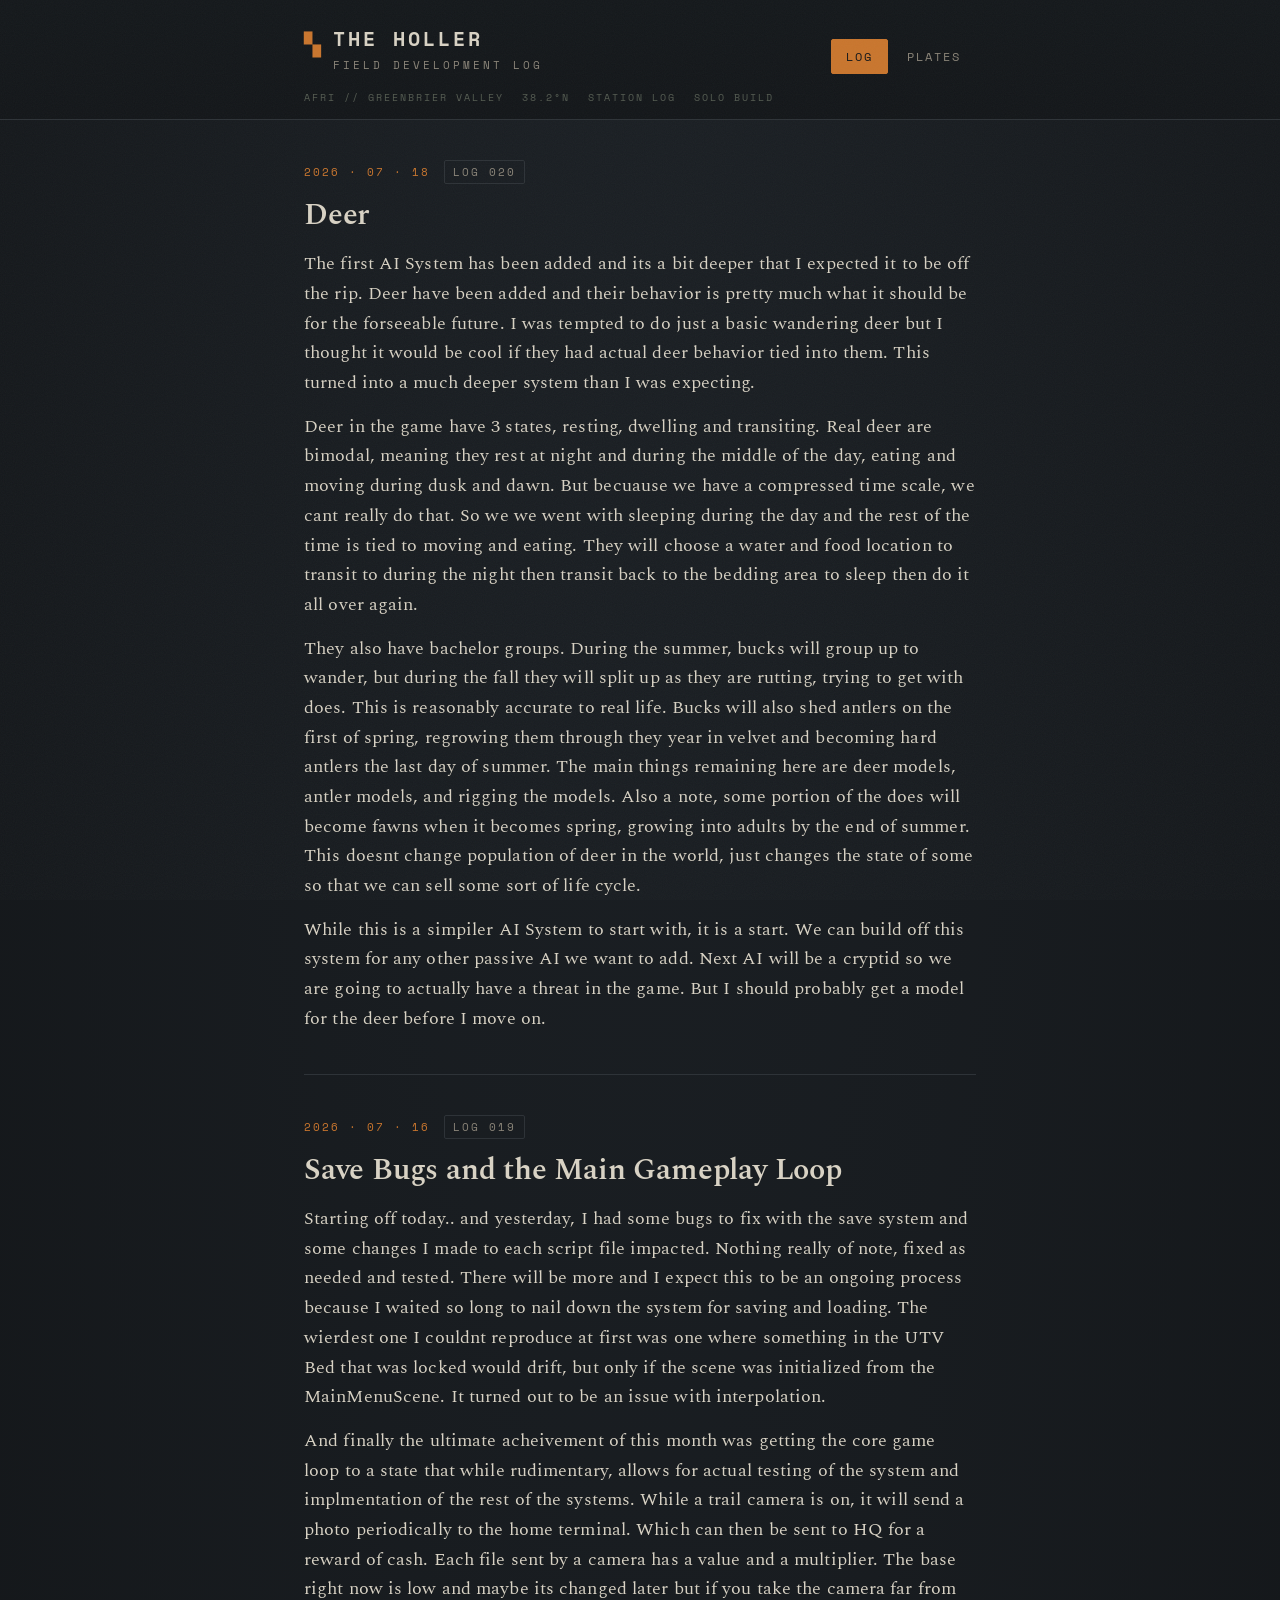
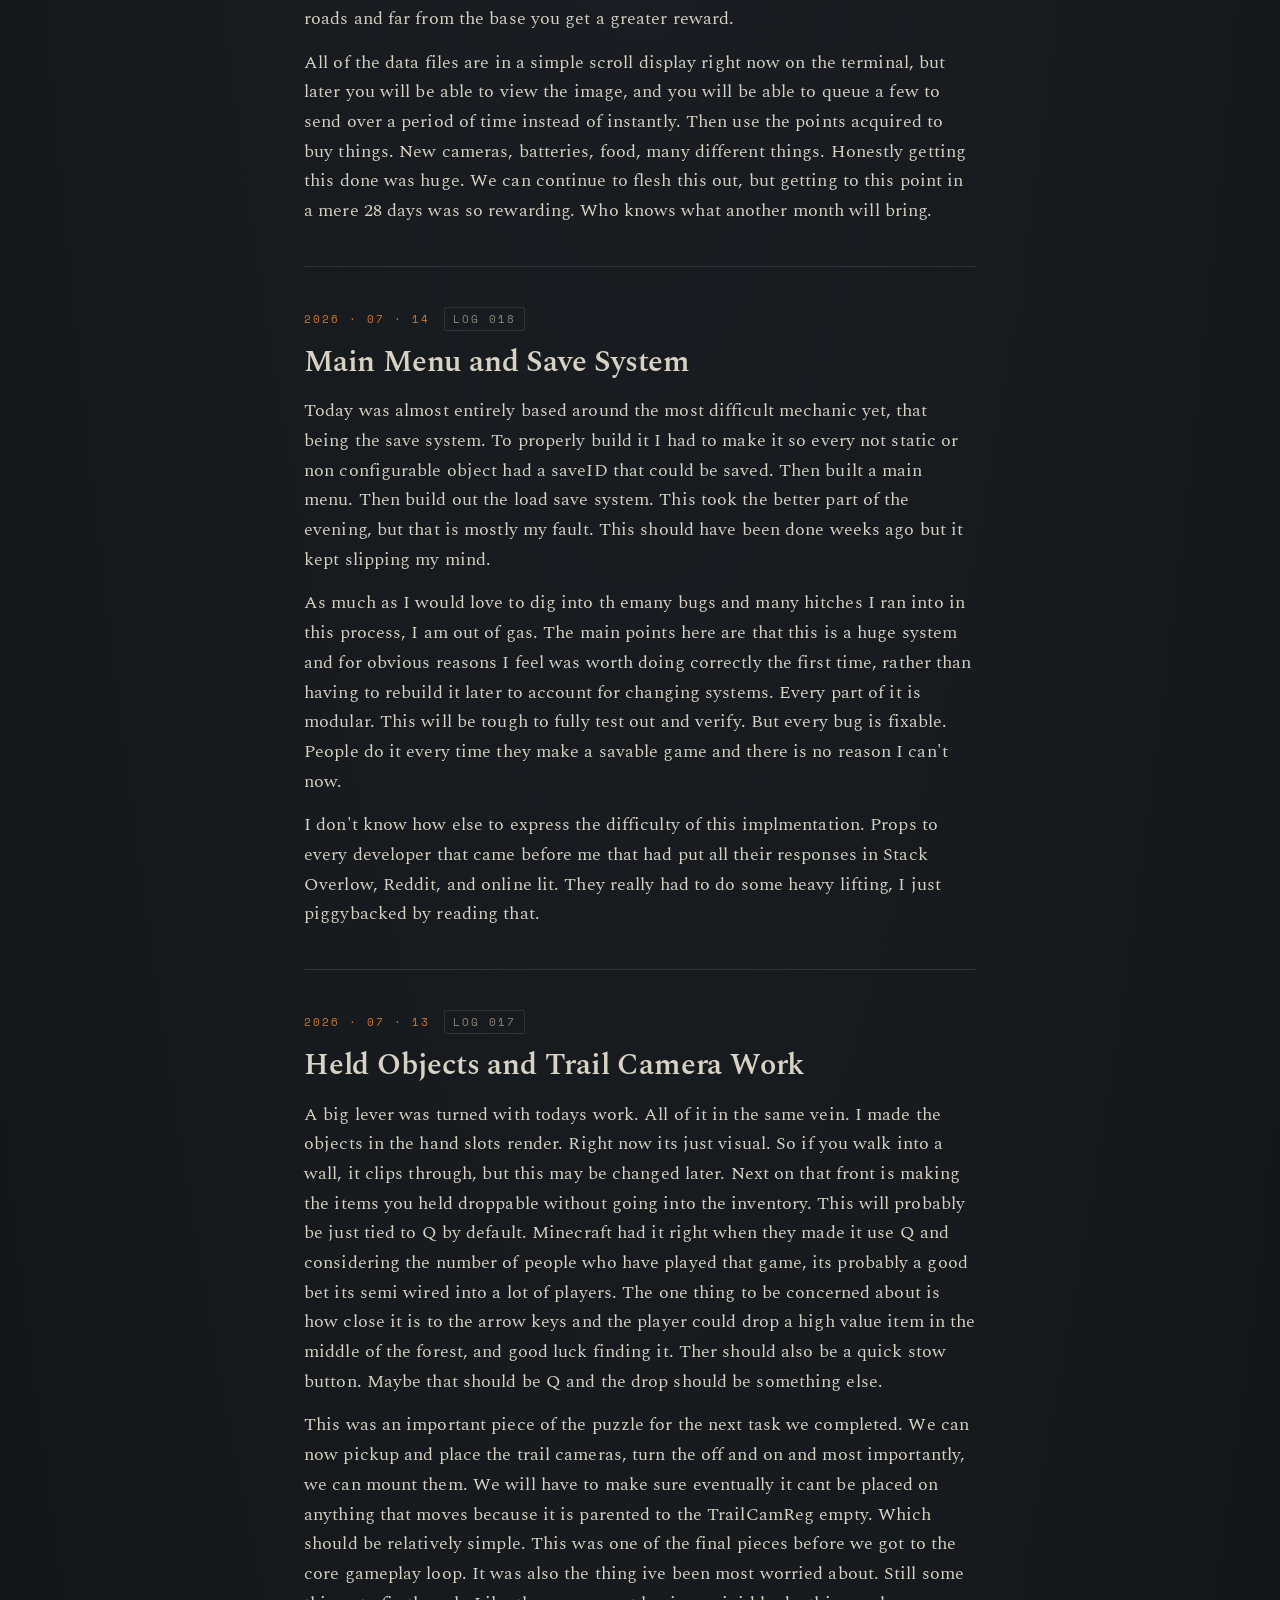
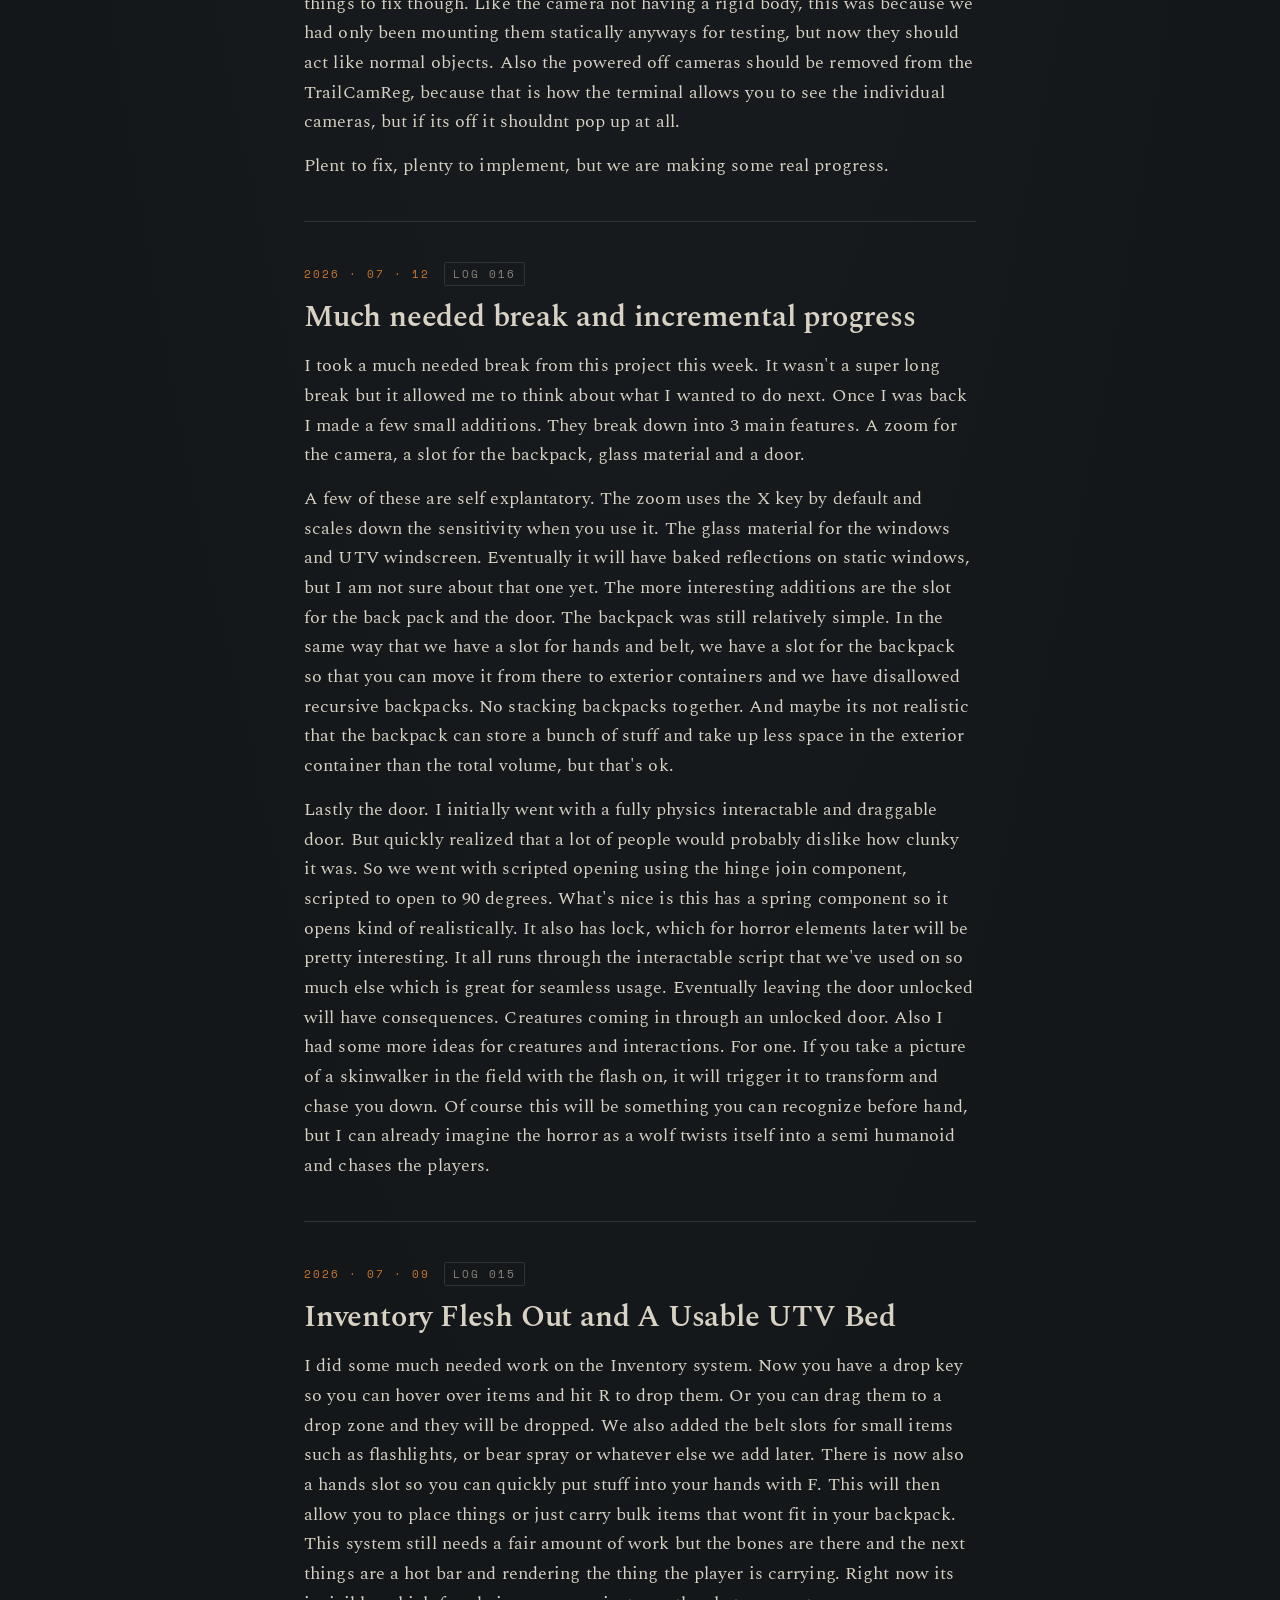
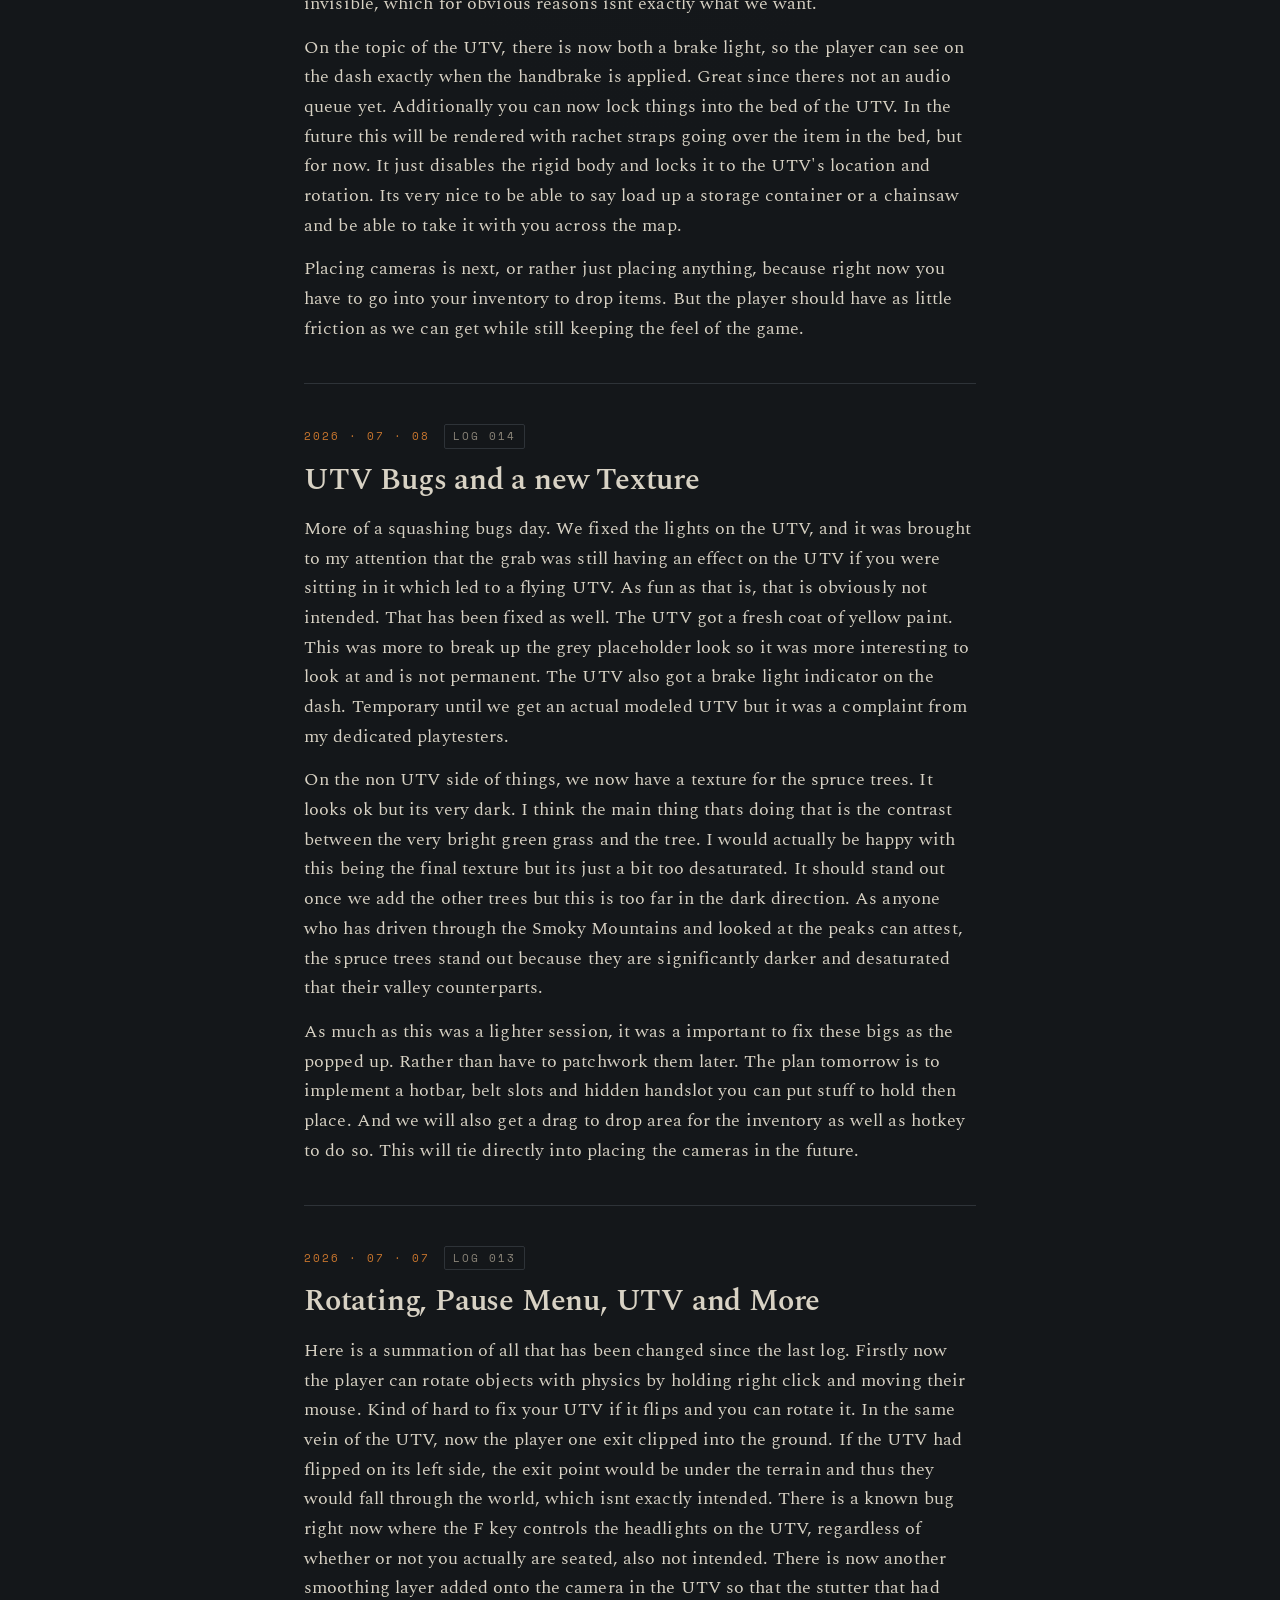
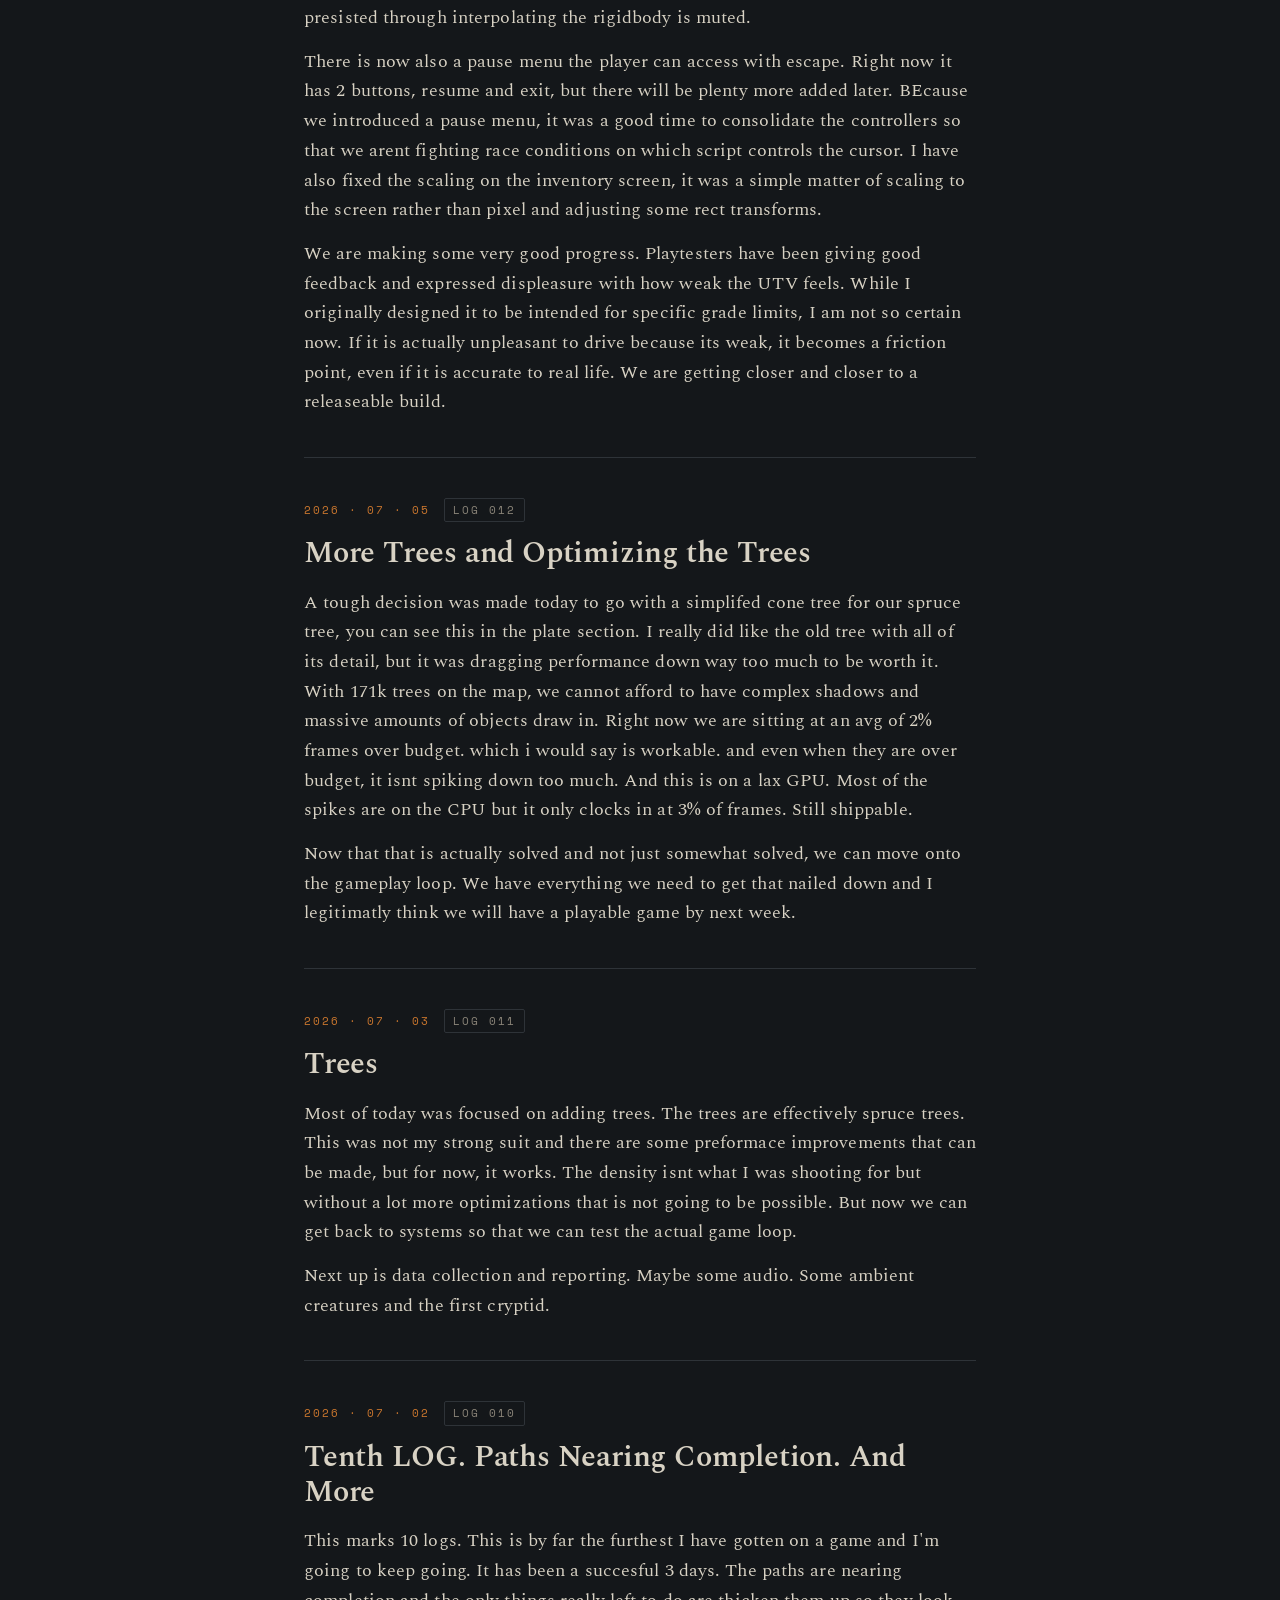
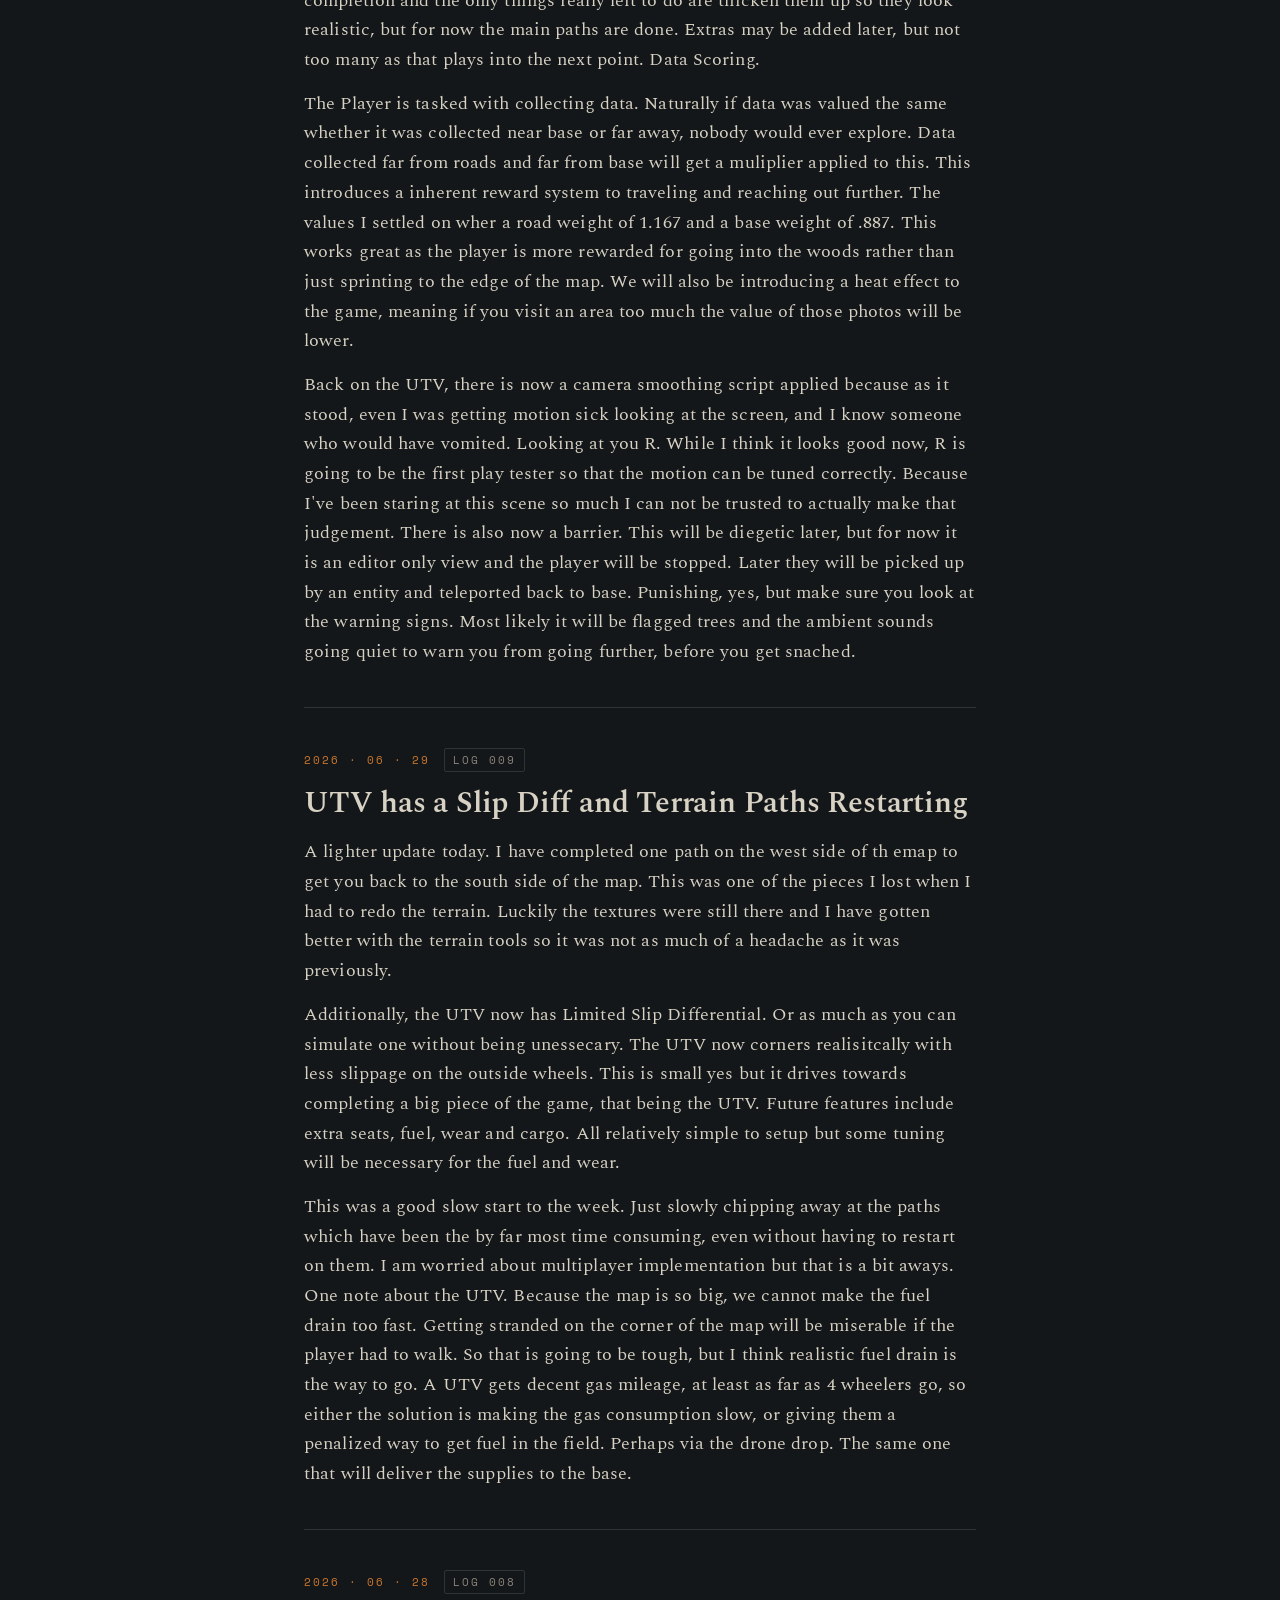
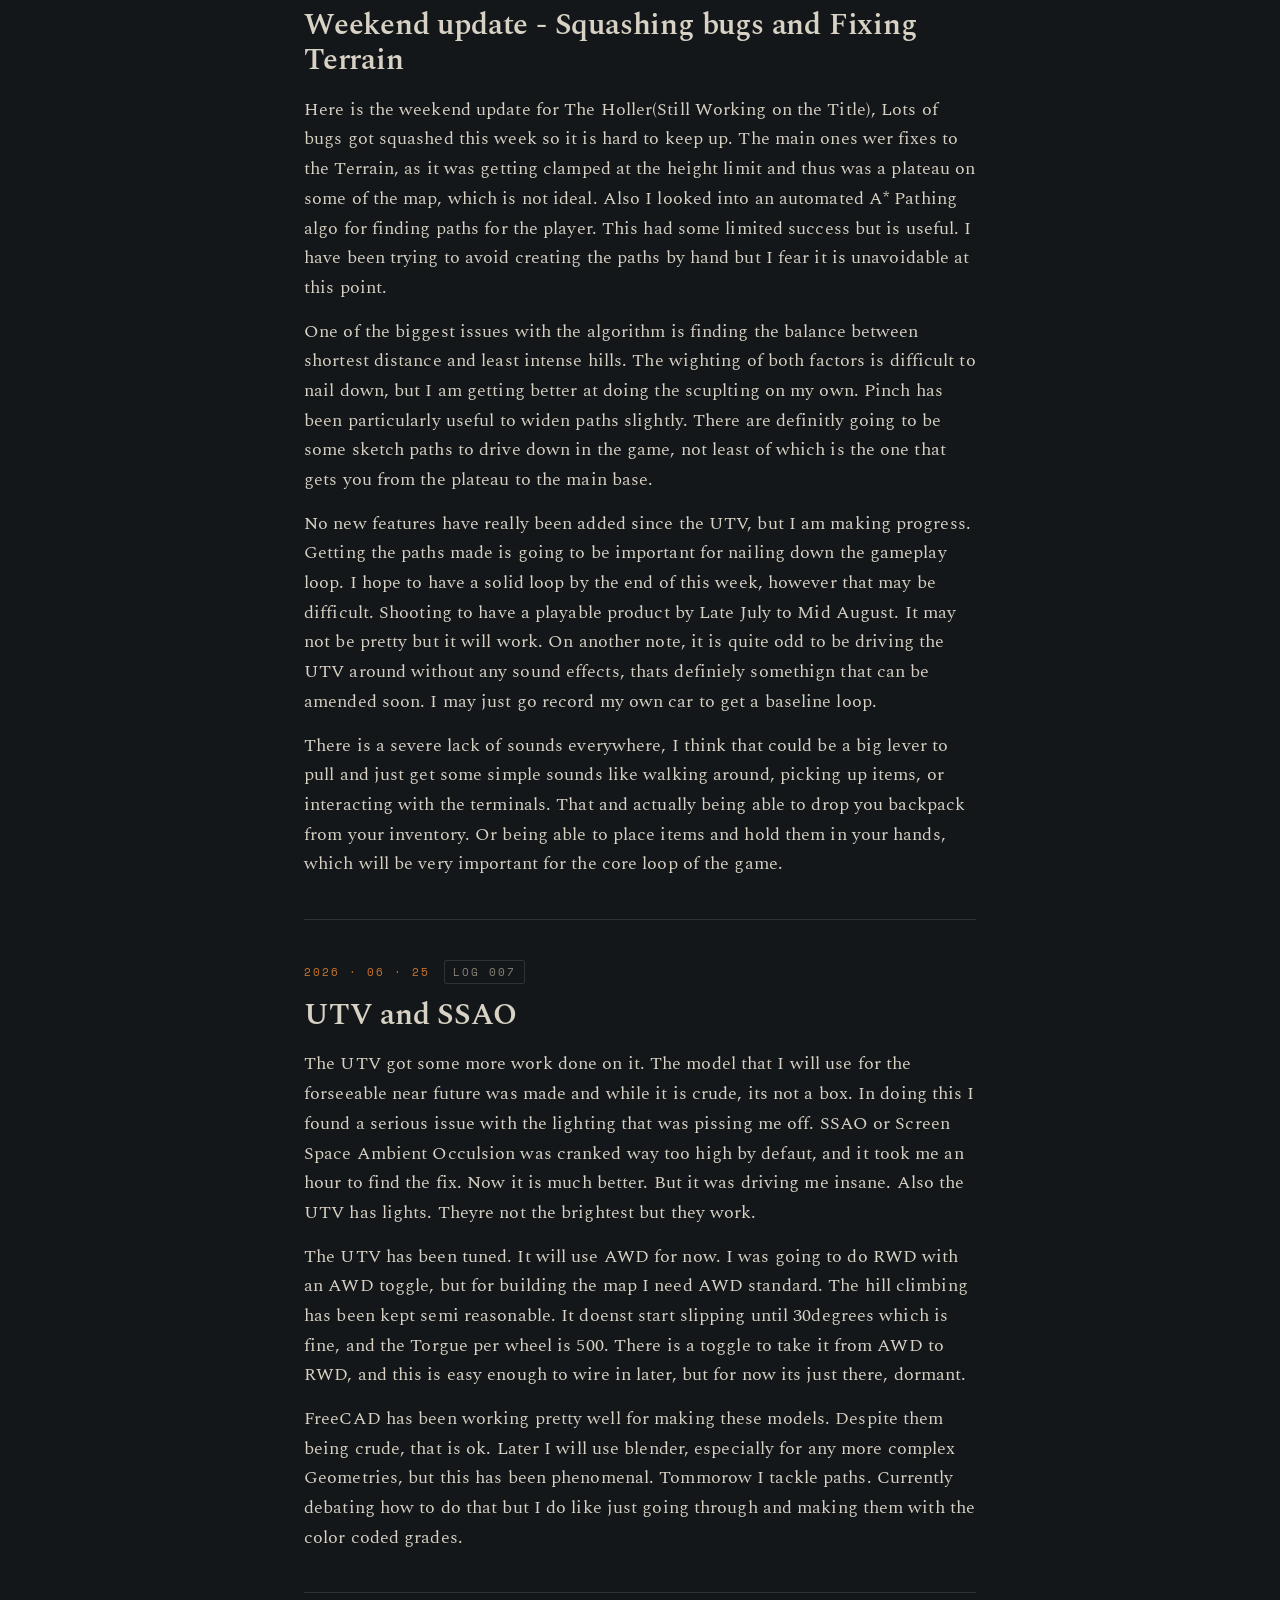
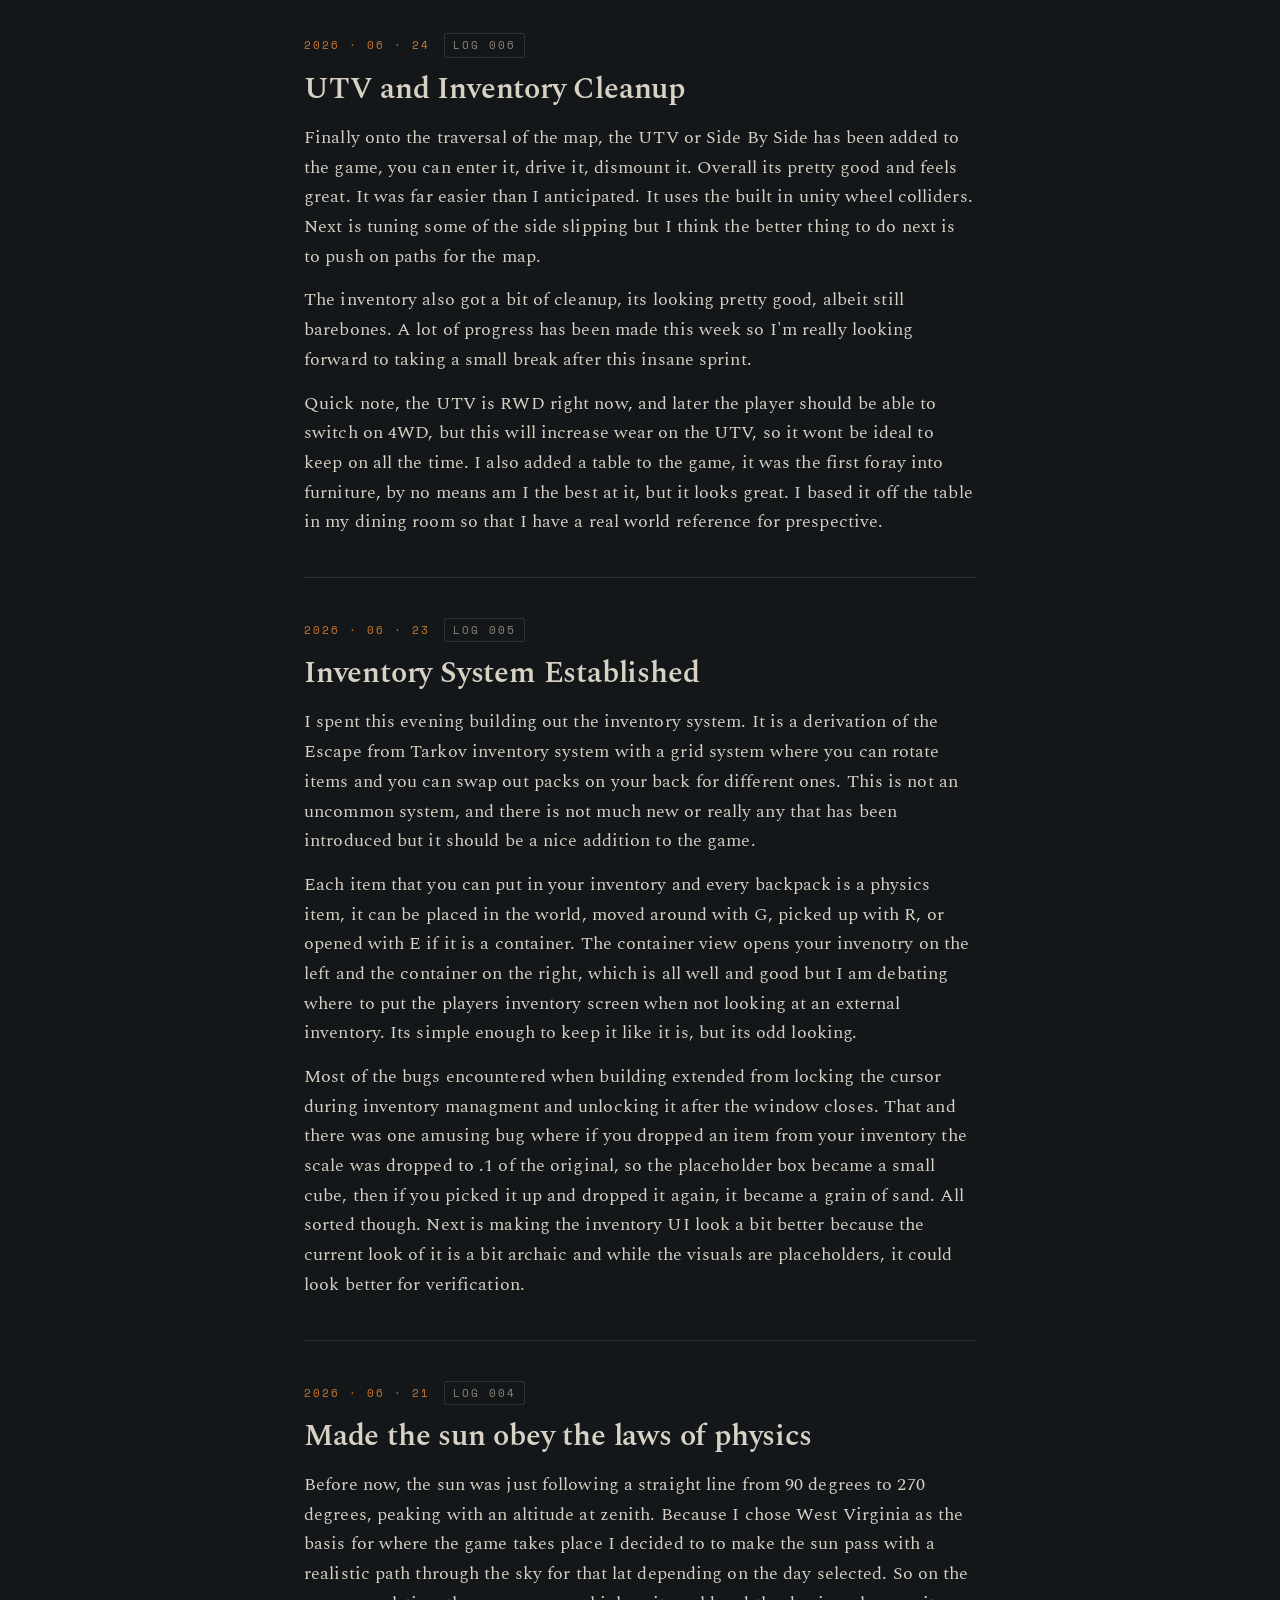
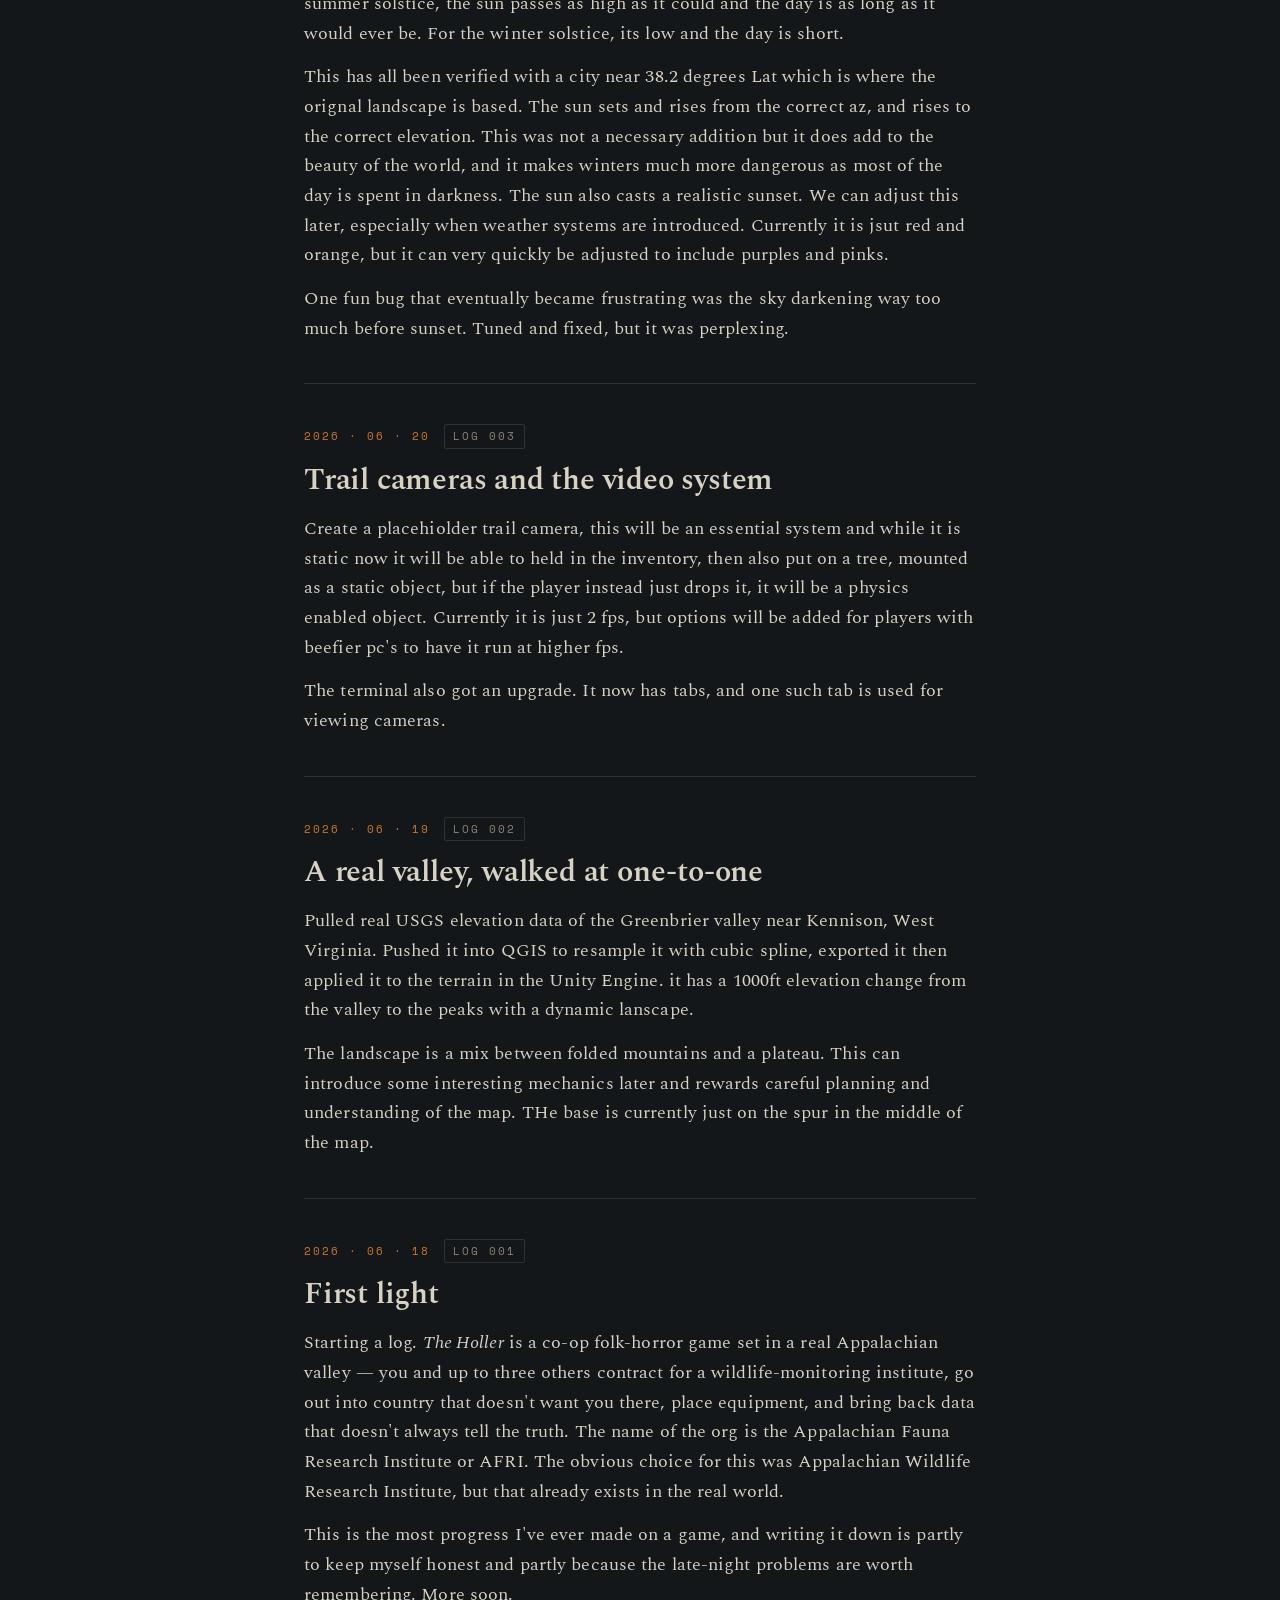
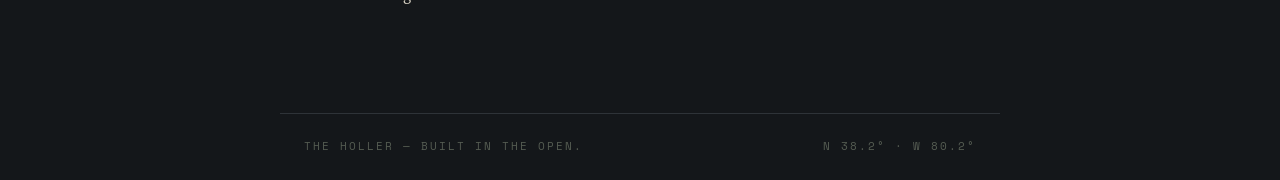
<file: index.html>
<!DOCTYPE html>
<html lang="en">
<head>
<meta charset="UTF-8" />
<meta name="viewport" content="width=device-width, initial-scale=1.0" />
<title>THE HOLLER — Field Log</title>
<meta name="description" content="Development log for The Holler, a co-op folk-horror game set in a real Appalachian valley." />
<link rel="preconnect" href="https://fonts.googleapis.com" />
<link rel="preconnect" href="https://fonts.gstatic.com" crossorigin />
<link href="https://fonts.googleapis.com/css2?family=Space+Mono:ital,wght@0,400;0,700;1,400&family=Spectral:ital,wght@0,400;0,600;1,400&display=swap" rel="stylesheet" />
<link rel="stylesheet" href="style.css" />
</head>
<body>
<div class="grain" aria-hidden="true"></div>

<header class="masthead">
  <div class="masthead-inner">
    <div class="brand">
      <span class="brand-mark">▚</span>
      <span class="brand-text">
        <span class="brand-title">THE&nbsp;HOLLER</span>
        <span class="brand-sub">field development log</span>
      </span>
    </div>
    <nav class="tabs" aria-label="Sections">
      <a href="index.html" class="tab tab--active" aria-current="page">Log</a>
      <a href="gallery.html" class="tab">Plates</a>
    </nav>
  </div>
  <div class="masthead-strip" aria-hidden="true">
    <span>AFRI&nbsp;//&nbsp;GREENBRIER&nbsp;VALLEY</span>
    <span>38.2°N</span>
    <span>STATION&nbsp;LOG</span>
    <span>SOLO&nbsp;BUILD</span>
  </div>
</header>

<main class="log" id="log">

  <!-- ============================================================= -->
  <!-- NEWEST ENTRY ON TOP. Copy a block to add a new entry.         -->
  <!-- ============================================================= -->
<article class="entry">
    <div class="entry-meta">
      <time datetime="2026-07-18">2026 · 07 · 18</time>
      <span class="entry-no">LOG 020</span>
    </div>
    <h2 class="entry-title">Deer</h2>
    <div class="entry-body">
	<p>
	The first AI System has been added and its a bit deeper that I expected it to be off the rip. Deer have been added and their behavior is pretty much what it should be for the forseeable future. I was tempted to do just a basic wandering deer but I thought it would be cool if they had actual deer behavior tied into them. This turned into a much deeper system than I was expecting.
	</p>
	<p>
	Deer in the game have 3 states, resting, dwelling and transiting. Real deer are bimodal, meaning they rest at night and during the middle of the day, eating and moving during dusk and dawn. But becuause we have a compressed time scale, we cant really do that. So we we went with sleeping during the day and the rest of the time is tied to moving and eating. They will choose a water and food location to transit to during the night then transit back to the bedding area to sleep then do it all over again. 
	</p>
	<p>
	They also have bachelor groups. During the summer, bucks will group up to wander, but during the fall they will split up as they are rutting, trying to get with does. This is reasonably accurate to real life. Bucks will also shed antlers on the first of spring, regrowing them through they year in velvet and becoming hard antlers the last day of summer. The main things remaining here are deer models, antler models, and rigging the models. Also a note, some portion of the does will become fawns when it becomes spring, growing into adults by the end of summer. This doesnt change population of deer in the world, just changes the state of some so that we can sell some sort of life cycle. 
	</p>
	<p>
	While this is a simpiler AI System to start with, it is a start. We can build off this system for any other passive AI we want to add. Next AI will be a cryptid so we are going to actually have a threat in the game. But I should probably get a model for the deer before I move on.  
	</p>
    
    </div>
  </article>

<article class="entry">
    <div class="entry-meta">
      <time datetime="2026-07-16">2026 · 07 · 16</time>
      <span class="entry-no">LOG 019</span>
    </div>
    <h2 class="entry-title">Save Bugs and the Main Gameplay Loop</h2>
    <div class="entry-body">
	<p>
	Starting off today.. and yesterday, I had some bugs to fix with the save system and some changes I made to each script file impacted. Nothing really of note, fixed as needed and tested. There will be more and I expect this to be an ongoing process because I waited so long to nail down the system for saving and loading. The wierdest one I couldnt reproduce at first was one where something in the UTV Bed that was locked would drift, but only if the scene was initialized from the MainMenuScene. It turned out to be an issue with interpolation.
	</p>
	<p>
	And finally the ultimate acheivement of this month was getting the core game loop to a state that while rudimentary, allows for actual testing of the system and implmentation of the rest of the systems. While a trail camera is on, it will send a photo periodically to the home terminal. Which can then be sent to HQ for a reward of cash. Each file sent by a camera has a value and a multiplier. The base right now is low and maybe its changed later but if you take the camera far from roads and far from the base you get a greater reward. 
	</p>
	<p>
	All of the data files are in a simple scroll display right now on the terminal, but later you will be able to view the image, and you will be able to queue a few to send over a period of time instead of instantly. Then use the points acquired to buy things. New cameras, batteries, food, many different things. Honestly getting this done was huge. We can continue to flesh this out, but getting to this point in a mere 28 days was so rewarding. Who knows what another month will bring.
	</p>
    </div>
  </article>

<article class="entry">
    <div class="entry-meta">
      <time datetime="2026-07-14">2026 · 07 · 14</time>
      <span class="entry-no">LOG 018</span>
    </div>
    <h2 class="entry-title">Main Menu and Save System</h2>
    <div class="entry-body">
	<p>
	Today was almost entirely based around the most difficult mechanic yet, that being the save system. To properly build it I had to make it so every not static or non configurable object had a saveID that could be saved. Then built a main menu. Then build out the load save system. This took the better part of the evening, but that is mostly my fault. This should have been done weeks ago but it kept slipping my mind.
	</p>
	<p>
	As much as I would love to dig into th emany bugs and many hitches I ran into in this process, I am out of gas. The main points here are that this is a huge system and for obvious reasons I feel was worth doing correctly the first time, rather than having to rebuild it later to account for changing systems. Every part of it is modular. This will be tough to fully test out and verify. But every bug is fixable. People do it every time they make a savable game and there is no reason I can't now. 
	</p>
	<p>
	I don't know how else to express the difficulty of this implmentation. Props to every developer that came before me that had put all their responses in Stack Overlow, Reddit, and online lit. They really had to do some heavy lifting, I just piggybacked by reading that.
	</p>
    </div>
  </article>


<article class="entry">
    <div class="entry-meta">
      <time datetime="2026-07-13">2026 · 07 · 13</time>
      <span class="entry-no">LOG 017</span>
    </div>
    <h2 class="entry-title">Held Objects and Trail Camera Work</h2>
    <div class="entry-body">
	<p>
A big lever was turned with todays work. All of it in the same vein. I made the objects in the hand slots render. Right now its just visual. So if you walk into a wall, it clips through, but this may be changed later. Next on that front is making the items you held droppable without going into the inventory. This will probably be just tied to Q by default. Minecraft had it right when they made it use Q and considering the number of people who have played that game, its probably a good bet its semi wired into a lot of players. The one thing to be concerned about is how close it is to the arrow keys and the player could drop a high value item in the middle of the forest, and good luck finding it. Ther should also be a quick stow button. Maybe that should be Q and the drop should be something else.
	</p>
	<p>
This was an important piece of the puzzle for the next task we completed. We can now pickup and place the trail cameras, turn the off and on and most importantly, we can mount them. We will have to make sure eventually it cant be placed on anything that moves because it is parented to the TrailCamReg empty. Which should be relatively simple. This was one of the final pieces before we got to the core gameplay loop. It was also the thing ive been most worried about. Still some things to fix though. Like the camera not having a rigid body, this was because we had only been mounting them statically anyways for testing, but now they should act like normal objects. Also the powered off cameras should be removed from the TrailCamReg, because that is how the terminal allows you to see the individual cameras, but if its off it shouldnt pop up at all. 
	</p>
	<p>
Plent to fix, plenty to implement, but we are making some real progress.
	</p>
    </div>
  </article>

<article class="entry">
    <div class="entry-meta">
      <time datetime="2026-07-12">2026 · 07 · 12</time>
      <span class="entry-no">LOG 016</span>
    </div>
    <h2 class="entry-title">Much needed break and incremental progress</h2>
    <div class="entry-body">
      <p>
	I took a much needed break from this project this week. It wasn't a super long break but it allowed me to think about what I wanted to do next. Once I was back I made a few small additions. They break down into 3 main features. A zoom for the camera, a slot for the backpack, glass material and a door. 
      </p>
      <p>
A few of these are self explantatory. The zoom uses the X key by default and scales down the sensitivity when you use it. The glass material for the windows and UTV windscreen. Eventually it will have baked reflections on static windows, but I am not sure about that one yet. The more interesting additions are the slot for the back pack and the door. The backpack was still relatively simple. In the same way that we have a slot for hands and belt, we have a slot for the backpack so that you can move it from there to exterior containers and we have disallowed recursive backpacks. No stacking backpacks together. And maybe its not realistic that the backpack can store a bunch of stuff and take up less space in the exterior container than the total volume, but that's ok.
      </p>
<p>
Lastly the door. I initially went with a fully physics interactable and draggable door. But quickly realized that a lot of people would probably dislike how clunky it was. So we went with scripted opening using the hinge join component, scripted to open to 90 degrees. What's nice is this has a spring component so it opens kind of realistically. It also has lock, which for horror elements later will be pretty interesting. It all runs through the interactable script that we've used on so much else which is great for seamless usage. Eventually leaving the door unlocked will have consequences. Creatures coming in through an unlocked door. Also I had some more ideas for creatures and interactions. For one. If you take a picture of a skinwalker in the field with the flash on, it will trigger it to transform and chase you down. Of course this will be something you can recognize before hand, but I can already imagine the horror as a wolf twists itself into a semi humanoid and chases the players. 
</p>
    </div>
  </article>

<article class="entry">
    <div class="entry-meta">
      <time datetime="2026-07-09">2026 · 07 · 09</time>
      <span class="entry-no">LOG 015</span>
    </div>
    <h2 class="entry-title">Inventory Flesh Out and A Usable UTV Bed</h2>
    <div class="entry-body">
      <p>
I did some much needed work on the Inventory system. Now you have a drop key so you can hover over items and hit R to drop them. Or you can drag them to a drop zone and they will be dropped. We also added the belt slots for small items such as flashlights, or bear spray or whatever else we add later. There is now also a hands slot so you can quickly put stuff into your hands with F. This will then allow you to place things or just carry bulk items that wont fit in your backpack. This system still needs a fair amount of work but the bones are there and the next things are a hot bar and rendering the thing the player is carrying. Right now its invisible, which for obvious reasons isnt exactly what we want.
      </p>
      <p>
On the topic of the UTV, there is now both a brake light, so the player can see on the dash exactly when the handbrake is applied. Great since theres not an audio queue yet. Additionally you can now lock things into the bed of the UTV. In the future this will be rendered with rachet straps going over the item in the bed, but for now. It just disables the rigid body and locks it to the UTV's location and rotation. Its very nice to be able to say load up a storage container or a chainsaw and be able to take it with you across the map.
      </p>
<p>
Placing cameras is next, or rather just placing anything, because right now you have to go into your inventory to drop items. But the player should have as little friction as we can get while still keeping the feel of the game. 
</p>
    </div>
  </article>


<article class="entry">
    <div class="entry-meta">
      <time datetime="2026-07-08">2026 · 07 · 08</time>
      <span class="entry-no">LOG 014</span>
    </div>
    <h2 class="entry-title">UTV Bugs and a new Texture</h2>
    <div class="entry-body">
      <p>
More of a squashing bugs day. We fixed the lights on the UTV, and it was brought to my attention that the grab was still having an effect on the UTV if you were sitting in it which led to a flying UTV. As fun as that is, that is obviously not intended. That has been fixed as well. The UTV got a fresh coat of yellow paint. This was more to break up the grey placeholder look so it was more interesting to look at and is not permanent. The UTV also got a brake light indicator on the dash. Temporary until we get an actual modeled UTV but it was a complaint from my dedicated playtesters. 
      </p>
      <p>
On the non UTV side of things, we now have a texture for the spruce trees. It looks ok but its very dark. I think the main thing thats doing that is the contrast between the very bright green grass and the tree. I would actually be happy with this being the final texture but its just a bit too desaturated. It should stand out once we add the other trees but this is too far in the dark direction. As anyone who has driven through the Smoky Mountains and looked at the peaks can attest, the spruce trees stand out because they are significantly darker and desaturated that their valley counterparts. 
      </p>
<p>
As much as this was a lighter session, it was a important to fix these bigs as the popped up. Rather than have to patchwork them later. The plan tomorrow is to implement a hotbar, belt slots and hidden handslot you can put stuff to hold then place. And we will also get a drag to drop area for the inventory as well as hotkey to do so. This will tie directly into placing the cameras in the future. 
</p>
    </div>
  </article>

<article class="entry">
    <div class="entry-meta">
      <time datetime="2026-07-07">2026 · 07 · 07</time>
      <span class="entry-no">LOG 013</span>
    </div>
    <h2 class="entry-title">Rotating, Pause Menu, UTV and More</h2>
    <div class="entry-body">
      <p>
        Here is a summation of all that has been changed since the last log. Firstly now the player can rotate objects with physics by holding right click and moving their mouse. Kind of hard to fix your UTV if it flips and you can rotate it. In the same vein of the UTV, now the player one exit clipped into the ground. If the UTV had flipped on its left side, the exit point would be under the terrain and thus they would fall through the world, which isnt exactly intended. There is a known bug right now where the F key controls the headlights on the UTV, regardless of whether or not you actually are seated, also not intended. There is now another smoothing layer added onto the camera in the UTV so that the stutter that had presisted through interpolating the rigidbody is muted. 
      </p>
      <p>
        There is now also a pause menu the player can access with escape. Right now it has 2 buttons, resume and exit, but there will be plenty more added later. BEcause we introduced a pause menu, it was a good time to consolidate the controllers so that we arent fighting race conditions on which script controls the cursor. I have also fixed the scaling on the inventory screen, it was a simple matter of scaling to the screen rather than pixel and adjusting some rect transforms.
      </p>
<p>
We are making some very good progress. Playtesters have been giving good feedback and expressed displeasure with how weak the UTV feels. While I originally designed it to be intended for specific grade limits, I am not so certain now. If it is actually unpleasant to drive because its weak, it becomes a friction point, even if it is accurate to real life. We are getting closer and closer to a releaseable build.  
</p>
    </div>
  </article>

<article class="entry">
    <div class="entry-meta">
      <time datetime="2026-07-05">2026 · 07 · 05</time>
      <span class="entry-no">LOG 012</span>
    </div>
    <h2 class="entry-title">More Trees and Optimizing the Trees</h2>
    <div class="entry-body">
      <p>
        A tough decision was made today to go with a simplifed cone tree for our spruce tree, you can see this in the plate section. I really did like the old tree with all of its detail, but it was dragging performance down way too much to be worth it. With 171k trees on the map, we cannot afford to have complex shadows and massive amounts of objects draw in. Right now we are sitting at an avg of 2% frames over budget. which i would say is workable. and even when they are over budget, it isnt spiking down too much. And this is on a lax GPU. Most of the spikes are on the CPU but it only clocks in at 3% of frames. Still shippable.
      </p>
      <p>
        Now that that is actually solved and not just somewhat solved, we can move onto the gameplay loop. We have everything we need to get that nailed down and I legitimatly think we will have a playable game by next week.  
      </p>
    </div>
  </article>
<article class="entry">
    <div class="entry-meta">
      <time datetime="2026-07-03">2026 · 07 · 03</time>
      <span class="entry-no">LOG 011</span>
    </div>
    <h2 class="entry-title">Trees</h2>
    <div class="entry-body">
      <p>
        Most of today was focused on adding trees. The trees are effectively spruce trees. This was not my strong suit and there are some preformace improvements that can be made, but for now, it works. The density isnt what I was shooting for but without a lot more optimizations that is not going to be possible. But now we can get back to systems so that we can test the actual game loop. 
      </p>
      <p>
        Next up is data collection and reporting. Maybe some audio. Some ambient creatures and the first cryptid. 
      </p>
    </div>
  </article>

<article class="entry">
    <div class="entry-meta">
      <time datetime="2026-07-02">2026 · 07 · 02</time>
      <span class="entry-no">LOG 010</span>
    </div>
    <h2 class="entry-title">Tenth LOG. Paths Nearing Completion. And More</h2>
    <div class="entry-body">
      <p>
        This marks 10 logs. This is by far the furthest I have gotten on a game and I'm going to keep going. It has been a succesful 3 days. The paths are nearing completion and the only things really left to do are thicken them up so they look realistic, but for now the main paths are done. Extras may be added later, but not too many as that plays into the next point. Data Scoring. 
      </p>
      <p>
        The Player is tasked with collecting data. Naturally if data was valued the same whether it was collected near base or far away, nobody would ever explore. Data collected far from roads and far from base will get a muliplier applied to this. This introduces a inherent reward system to traveling and reaching out further. The values I settled on wher a road weight of 1.167 and a base weight of .887. This works great as  the player is more rewarded for going into the woods rather than just sprinting to the edge of the map. We will also be introducing a heat effect to the game, meaning if you visit an area too much the value of those photos will be lower.
      </p>
      <p>
        Back on the UTV, there is now a camera smoothing script applied because as it stood, even I was getting motion sick looking at the screen, and I know someone who would have vomited. Looking at you R. While I think it looks good now, R is going to be the first play tester so that the motion can be tuned correctly. Because I've been staring at this scene so much I can not be trusted to actually make that judgement. There is also now a barrier. This will be diegetic later, but for now it is an editor only view and the player will be stopped. Later they will be picked up by an entity and teleported back to base. Punishing, yes, but make sure you look at the warning signs. Most likely it will be flagged trees and the ambient sounds going quiet to warn you from going further, before you get snached. 
      </p>
    </div>
  </article>

<article class="entry">
    <div class="entry-meta">
      <time datetime="2026-06-29">2026 · 06 · 29</time>
      <span class="entry-no">LOG 009</span>
    </div>
    <h2 class="entry-title">UTV has a Slip Diff and Terrain Paths Restarting</h2>
    <div class="entry-body">
      <p>
        A lighter update today. I have completed one path on the west side of th emap to get you back to the south side of the map. This was one of the pieces I lost when I had to redo the terrain. Luckily the textures were still there and I have gotten better with the terrain tools so it was not as much of a headache as it was previously. 
      </p>
      <p>
        Additionally, the UTV now has Limited Slip Differential. Or as much as you can simulate one without being unessecary. The UTV now corners realisitcally with less slippage on the outside wheels. This is small yes but it drives towards completing a big piece of the game, that being the UTV. Future features include extra seats, fuel, wear and cargo. All relatively simple to setup but some tuning will be necessary for the fuel and wear. 
      </p>
      <p>
        This was a good slow start to the week. Just slowly chipping away at the paths which have been the by far most time consuming, even without having to restart on them. I am worried about multiplayer implementation but that is a bit aways. One note about the UTV. Because the map is so big, we cannot make the fuel drain too fast. Getting stranded on the corner of the map will be miserable if the player had to walk. So  that is going to be tough, but I think realistic fuel drain is the way to go. A UTV gets decent gas mileage, at least as far as 4 wheelers go, so either the solution is making the gas consumption slow, or giving them a penalized way to get fuel in the field. Perhaps via the drone drop. The same one that will deliver the supplies to the base. 
      </p>
    </div>
  </article>


<article class="entry">
    <div class="entry-meta">
      <time datetime="2026-06-28">2026 · 06 · 28</time>
      <span class="entry-no">LOG 008</span>
    </div>
    <h2 class="entry-title">Weekend update - Squashing bugs and Fixing Terrain</h2>
    <div class="entry-body">
      <p>
        Here is the weekend update for The Holler(Still Working on the Title), Lots of bugs got squashed this week so it is hard to keep up. The main ones wer fixes to the Terrain, as it was getting clamped at the height limit and thus was a plateau on some of the map, which is not ideal. Also I looked into an automated A* Pathing algo for finding paths for the player. This had some limited success but is useful. I have been trying to avoid creating the paths by hand but I fear it is unavoidable at this point.
      </p>
      <p>
        One of the biggest issues with the algorithm is finding the balance between shortest distance and least intense hills. The wighting of both factors is difficult to nail down, but I am getting better at doing the scuplting on my own. Pinch has been particularly useful to widen paths slightly. There are definitly going to be some sketch paths to drive down in the game, not least of which is the one that gets you from the plateau to the main base.
      </p>
      <p>
        No new features have really been added since the UTV, but I am making progress. Getting the paths made is going to be important for nailing down the gameplay loop. I hope to have a solid loop by the end of this week, however that may be difficult. Shooting to have a playable product by Late July to Mid August. It may not be pretty but it will work. On another note, it is quite odd to be driving the UTV around without any sound effects, thats definiely somethign that can be amended soon. I may just go record my own car to get a baseline loop.
      </p>
      <p>
        There is a severe lack of sounds everywhere, I think that could be a big lever to pull and just get some simple sounds like walking around, picking up items, or interacting with the terminals. That and actually being able to drop you backpack from your inventory. Or being able to place items and hold them in your hands, which will be very important for the core loop of the game. 
      </p>
    </div>
  </article>

<article class="entry">
    <div class="entry-meta">
      <time datetime="2026-06-24">2026 · 06 · 25</time>
      <span class="entry-no">LOG 007</span>
    </div>
    <h2 class="entry-title">UTV and SSAO</h2>
    <div class="entry-body">
      <p>
        The UTV got some more work done on it. The model that I will use for the forseeable near future was made and while it is crude, its not a box. In doing this I found a serious issue with the lighting that was pissing me off. SSAO or Screen Space Ambient Occulsion was cranked way too high by defaut, and it took me an hour to find the fix. Now it is much better. But it was driving me insane. Also the UTV has lights. Theyre not the brightest but they work.
      </p>
      <p>
        The UTV has been tuned. It will use AWD for now. I was going to do RWD with an AWD toggle, but for building the map I need AWD standard. The hill climbing has been kept semi reasonable. It doenst start slipping until 30degrees which is fine, and the Torgue per wheel is 500. There is a toggle to take it from AWD to RWD, and this is easy enough to wire in later, but for now its just there, dormant. 
      </p>
      <p>
        FreeCAD has been working pretty well for making these models. Despite them being crude, that is ok. Later I will use blender, especially for any more complex Geometries, but this has been phenomenal. Tommorow I tackle paths. Currently debating how to do that but I do like just going through and making them with the color coded grades. 
      </p>
    </div>
  </article>

<article class="entry">
    <div class="entry-meta">
      <time datetime="2026-06-24">2026 · 06 · 24</time>
      <span class="entry-no">LOG 006</span>
    </div>
    <h2 class="entry-title">UTV and Inventory Cleanup</h2>
    <div class="entry-body">
      <p>
        Finally onto the traversal of the map, the UTV or Side By Side has been added to the game, you can enter it, drive it, dismount it. Overall its pretty good and feels great. It was far easier than I anticipated. It uses the built in unity wheel colliders. Next is tuning some of the side slipping but I think the better thing to do next is to push on paths for the map. 
      </p>
      <p>
        The inventory also got a bit of cleanup, its looking pretty good, albeit still barebones. A lot of progress has been made this week so I'm really looking forward to taking a small break after this insane sprint.
      </p>
      <p>
        Quick note, the UTV is RWD right now, and later the player should be able to switch on 4WD, but this will increase wear on the UTV, so it wont be ideal to keep on all the time. I also added a table to the game, it was the first foray into furniture, by no means am I the best at it, but it looks great. I based it off the table in my dining room so that I have a real world reference for prespective.
      </p>
    </div>
  </article>
  

<article class="entry">
    <div class="entry-meta">
      <time datetime="2026-06-23">2026 · 06 · 23</time>
      <span class="entry-no">LOG 005</span>
    </div>
    <h2 class="entry-title">Inventory System Established</h2>
    <div class="entry-body">
      <p>
        I spent this evening building out the inventory system. It is a derivation of the Escape from Tarkov inventory system with a grid system where you can rotate items and you can swap out packs on your back for different ones. This is not an uncommon system, and there is not much new or really any that has been introduced but it should be a nice addition to the game.
      </p>
      <p>
        Each item that you can put in your inventory and every backpack is a physics item, it can be placed in the world, moved around with G, picked up with R, or opened with E if it is a container. The container view opens your invenotry on the left and the container on the right, which is all well and good but I am debating where to put the players inventory screen when not looking at an external inventory. Its simple enough to keep it like it is, but its odd looking. 
      </p>
      <p>
        Most of the bugs encountered when building extended from locking the cursor during inventory managment and unlocking it after the window closes. That and there was one amusing bug where if you dropped an item from your inventory the scale was dropped to .1 of the original, so the placeholder box became a small cube, then if you picked it up and dropped it again, it became a grain of sand. All sorted though. Next is making the inventory UI look a bit better because the current look of it is a bit archaic and while the visuals are placeholders, it could look better for verification. 
      </p>
    </div>
  </article>

  <article class="entry">
    <div class="entry-meta">
      <time datetime="2026-06-21">2026 · 06 · 21</time>
      <span class="entry-no">LOG 004</span>
    </div>
    <h2 class="entry-title">Made the sun obey the laws of physics</h2>
    <div class="entry-body">
      <p>
        Before now, the sun was just following a straight line from 90 degrees to 270 degrees, peaking with an altitude at zenith. Because I chose West Virginia as the basis for where the game takes place I decided to to make the sun pass with a realistic path through the sky for that lat depending on the day selected. So on the summer solstice, the sun passes as high as it could and the day is as long as it would ever be. For the winter solstice, its low and the day is short. 
      </p>
      <p>
        This has all been verified with a city near 38.2 degrees Lat which is where the orignal landscape is based. The sun sets and rises from the correct az, and rises to the correct elevation. This was not a necessary addition but it does add to the beauty of the world, and it makes winters much more dangerous as most of the day is spent in darkness. The sun also casts a realistic sunset. We can adjust this later, especially when weather systems are introduced. Currently it is jsut red and orange, but it can very quickly be adjusted to include purples and pinks.
      </p>
      <p>
        One fun bug that eventually became frustrating was the sky darkening way too much before sunset. Tuned and fixed, but it was perplexing.
      </p>
    </div>
  </article>

  <article class="entry">
    <div class="entry-meta">
      <time datetime="2026-06-20">2026 · 06 · 20</time>
      <span class="entry-no">LOG 003</span>
    </div>
    <h2 class="entry-title">Trail cameras and the video system</h2>
    <div class="entry-body">
      <p>
        Create a placehiolder trail camera, this will be an essential system and while it is static now it will be able to held in the inventory, then also put on a tree, mounted as a static object, but if the player instead just drops it, it will be a physics enabled object. Currently it is just 2 fps, but options will be added for players with beefier pc's to have it run at higher fps.
      </p>
      <p>
        The terminal also got an upgrade. It now has tabs, and one such tab is used for viewing cameras.
      </p>
    </div>
  </article>

  <article class="entry">
    <div class="entry-meta">
      <time datetime="2026-06-19">2026 · 06 · 19</time>
      <span class="entry-no">LOG 002</span>
    </div>
    <h2 class="entry-title">A real valley, walked at one-to-one</h2>
    <div class="entry-body">
      <p>
        Pulled real USGS elevation data of the Greenbrier valley near Kennison,
        West Virginia. Pushed it into QGIS to resample it with cubic spline, exported it then applied it to the terrain in the Unity Engine. it has a 1000ft elevation change from the valley to the peaks with a dynamic lanscape.
      </p>
      <p>
        The landscape is a mix between folded mountains and a plateau. This can introduce some interesting mechanics later and rewards careful planning and understanding of the map. THe base is currently just on the spur in the middle of the map.
      </p>
    </div>
  </article>

  <article class="entry">
    <div class="entry-meta">
      <time datetime="2026-06-18">2026 · 06 · 18</time>
      <span class="entry-no">LOG 001</span>
    </div>
    <h2 class="entry-title">First light</h2>
    <div class="entry-body">
      <p>
        Starting a log. <em>The Holler</em> is a co-op folk-horror game set in a
        real Appalachian valley — you and up to three others contract for a
        wildlife-monitoring institute, go out into country that doesn't want you
        there, place equipment, and bring back data that doesn't always tell the
        truth. The name of the org is the Appalachian Fauna Research Institute or AFRI. The obvious choice for this was Appalachian Wildlife Research Institute, but that already exists in the real world. 
      </p>
      <p>
        This is the most progress I've ever made on a game, and writing it down
        is partly to keep myself honest and partly because the late-night problems
        are worth remembering. More soon.
      </p>
    </div>
  </article>

</main>

<footer class="foot">
  <span>The Holler — built in the open.</span>
  <span class="foot-coords">N&nbsp;38.2°&nbsp;·&nbsp;W&nbsp;80.2°</span>
</footer>

</body>
</html>
</file>
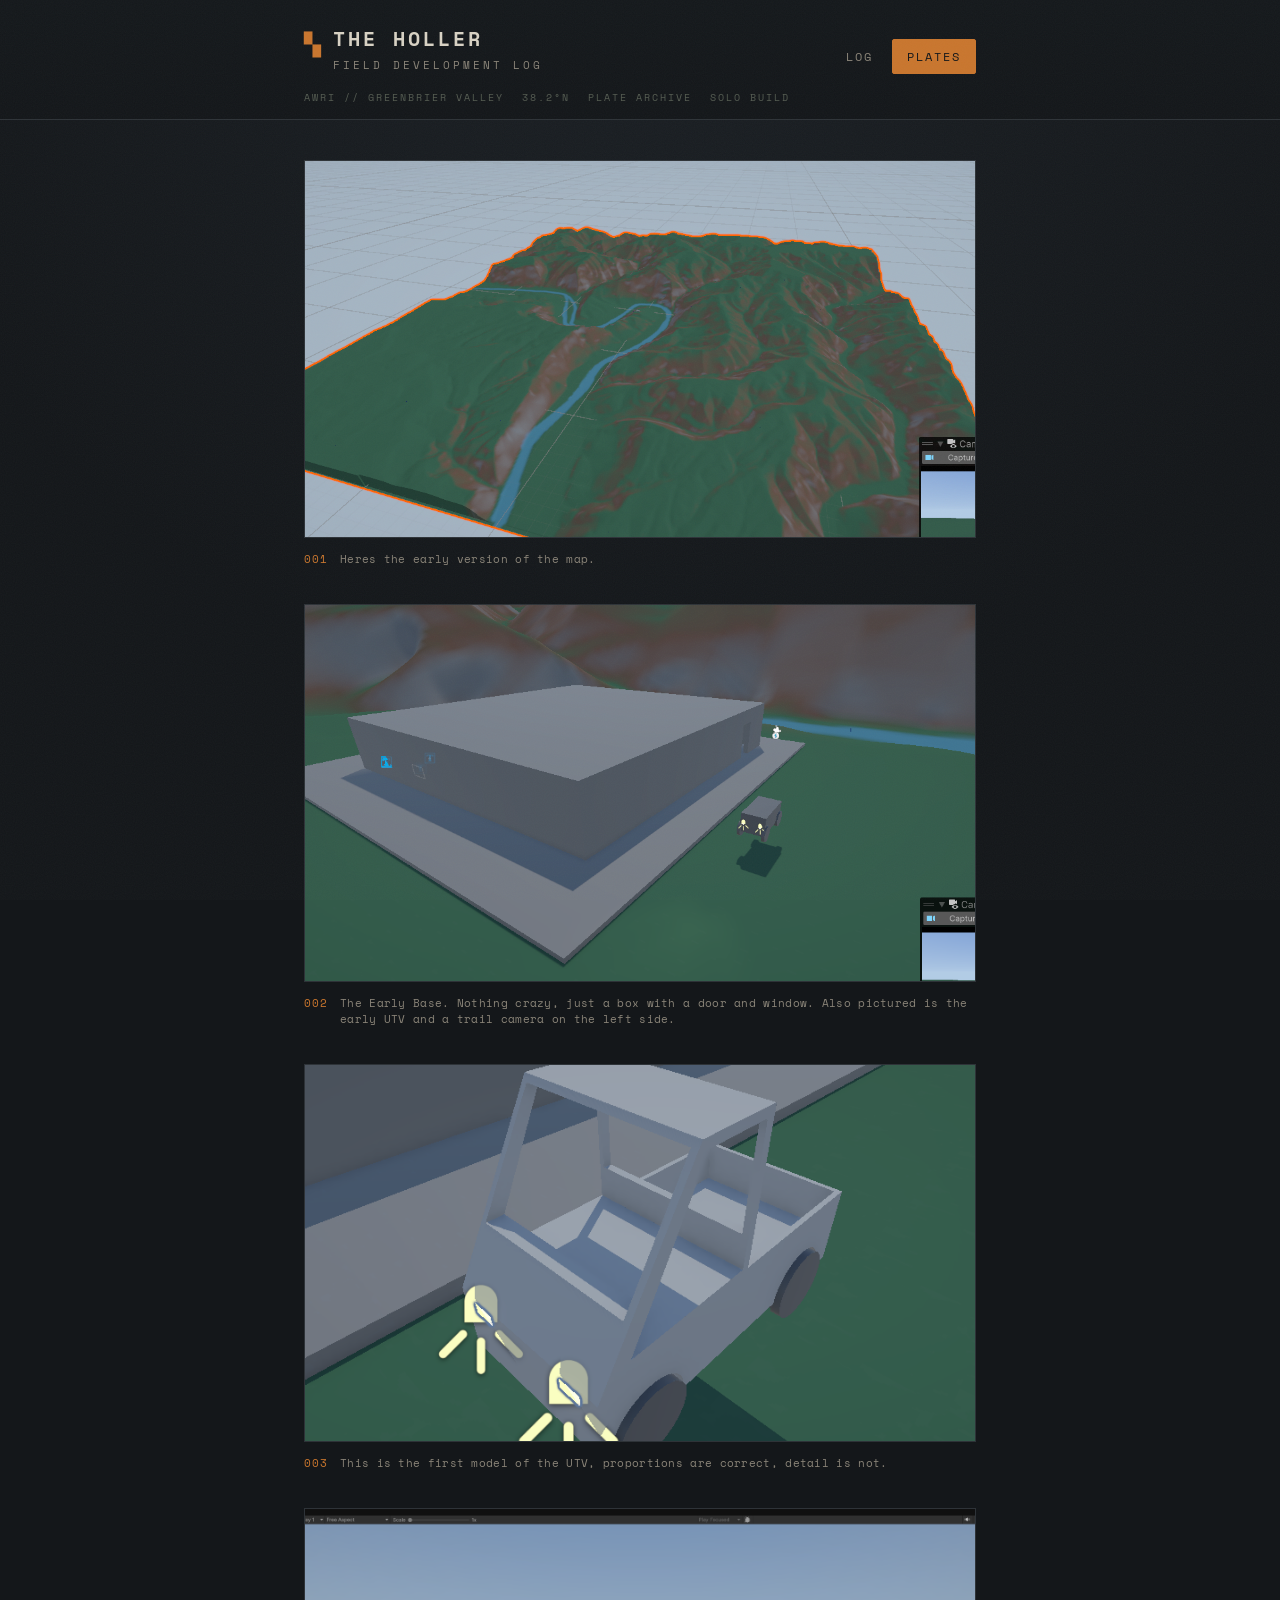
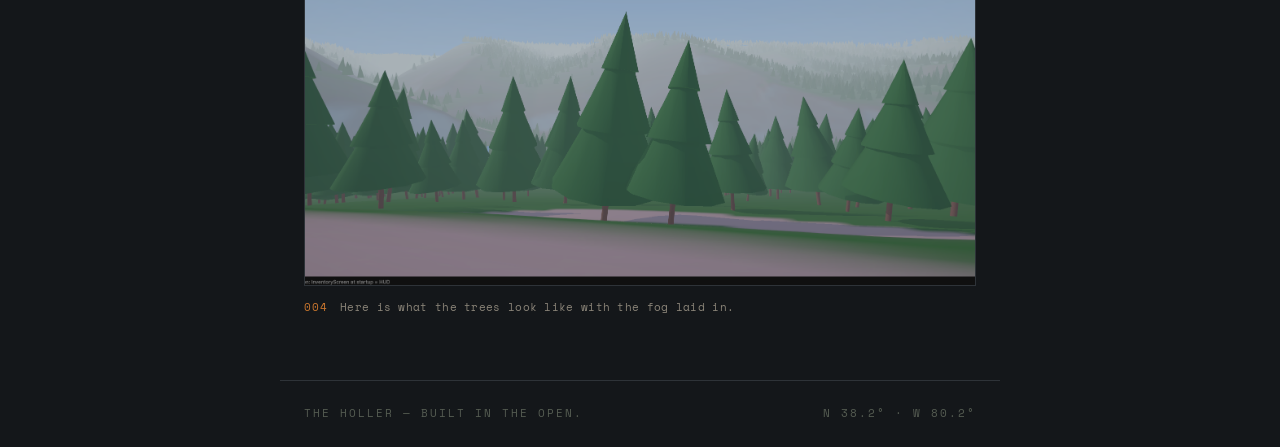
<file: gallery.html>
<!DOCTYPE html>
<html lang="en">
<head>
<meta charset="UTF-8" />
<meta name="viewport" content="width=device-width, initial-scale=1.0" />
<title>THE HOLLER — Plates</title>
<meta name="description" content="Images from the development of The Holler." />
<link rel="preconnect" href="https://fonts.googleapis.com" />
<link rel="preconnect" href="https://fonts.gstatic.com" crossorigin />
<link href="https://fonts.googleapis.com/css2?family=Space+Mono:ital,wght@0,400;0,700;1,400&family=Spectral:ital,wght@0,400;0,600;1,400&display=swap" rel="stylesheet" />
<link rel="stylesheet" href="style.css" />
</head>
<body>
<div class="grain" aria-hidden="true"></div>

<header class="masthead">
  <div class="masthead-inner">
    <div class="brand">
      <span class="brand-mark">▚</span>
      <span class="brand-text">
        <span class="brand-title">THE&nbsp;HOLLER</span>
        <span class="brand-sub">field development log</span>
      </span>
    </div>
    <nav class="tabs" aria-label="Sections">
      <a href="index.html" class="tab">Log</a>
      <a href="gallery.html" class="tab tab--active" aria-current="page">Plates</a>
    </nav>
  </div>
  <div class="masthead-strip" aria-hidden="true">
    <span>AWRI&nbsp;//&nbsp;GREENBRIER&nbsp;VALLEY</span>
    <span>38.2°N</span>
    <span>PLATE&nbsp;ARCHIVE</span>
    <span>SOLO&nbsp;BUILD</span>
  </div>
</header>

<main class="plates">

  <!-- ============================================================= -->
  <!-- Add a plate: drop an image in /images and copy a figure block. -->
  <!-- Keep newest first if you want; order is up to you.            -->
  <!-- ============================================================= -->
  
  <figure class="plate plate--empty">
    <div class="plate-frame">
      <img src="images/map.png" alt="Early version of the map">
    </div>
    <figcaption>
      <span class="plate-id">001</span>
      <span class="plate-cap">Heres the early version of the map.</span>
    </figcaption>
  </figure>

  <figure class="plate plate--empty">
    <div class="plate-frame">
      <img src="images/base.png" alt="Early version of the base">
    </div>
    <figcaption>
      <span class="plate-id">002</span>
      <span class="plate-cap">The Early Base. Nothing crazy, just a box with a door and window. Also pictured is the early UTV and a trail camera on the left side.</span>
    </figcaption>
  </figure>

  <figure class="plate plate--empty">
    <div class="plate-frame">
      <img src="images/utv.png" alt="Early version of the UTV">
    </div>
    <figcaption>
      <span class="plate-id">003</span>
      <span class="plate-cap">This is the first model of the UTV, proportions are correct, detail is not.</span>
    </figcaption>
  </figure>
  <figure class="plate plate--empty">
    <div class="plate-frame">
      <img src="images/trees.png" alt="A quick look at the trees placed on the map from the players view">
    </div>
    <figcaption>
      <span class="plate-id">004</span>
      <span class="plate-cap">Here is what the trees look like with the fog laid in.</span>
    </figcaption>
  </figure>
  <!-- Example of a REAL plate once you add an image (uncomment & edit):

  <figure class="plate">
    <div class="plate-frame">
      <img src="images/greenbrier-hillshade.png" alt="Hillshade render of the Greenbrier valley terrain." loading="lazy" />
    </div>
    <figcaption>
      <span class="plate-id">004</span>
      <span class="plate-cap">Greenbrier valley, rebuilt from USGS elevation data.</span>
    </figcaption>
  </figure>

  -->

</main>

<footer class="foot">
  <span>The Holler — built in the open.</span>
  <span class="foot-coords">N&nbsp;38.2°&nbsp;·&nbsp;W&nbsp;80.2°</span>
</footer>

</body>
</html>
</file>
<file: style.css>
/* ============================================================
   THE HOLLER — devlog styles
   Aesthetic: a wildlife-station field journal at dusk.
   Dark, wooded, instrument-readout type. One signature:
   the entry's hairline-framed date stamp + log number, like
   a trail-cam timestamp burned into the corner of a photo.
   ============================================================ */

:root {
  /* Palette — dusk in the hollow */
  --ink:        #d8d2c4;   /* bone / weathered paper text */
  --ink-dim:    #8a8478;   /* muted captions */
  --bg:         #14171a;   /* near-black blue-green, deep woods */
  --bg-panel:   #1b1f22;   /* slightly lifted panel */
  --line:       #2e3338;   /* hairline rules */
  --amber:      #c9762e;   /* the one warm accent — sodium-lamp / dusk glow */
  --moss:       #5d6b4a;   /* cold organic secondary */
  --max: 720px;
}

* { box-sizing: border-box; }

html { -webkit-text-size-adjust: 100%; }

body {
  margin: 0;
  background: var(--bg);
  color: var(--ink);
  font-family: "Spectral", Georgia, serif;
  font-size: 18px;
  line-height: 1.65;
  letter-spacing: 0.1px;
  /* faint vertical gradient, like fog settling low */
  background-image:
    radial-gradient(120% 80% at 50% -10%, #1d2227 0%, var(--bg) 55%);
  min-height: 100vh;
}

/* film grain so the dark isn't flat — subtle */
.grain {
  position: fixed;
  inset: 0;
  pointer-events: none;
  z-index: 9999;
  opacity: 0.035;
  background-image: url("data:image/svg+xml,%3Csvg xmlns='http://www.w3.org/2000/svg' width='120' height='120'%3E%3Cfilter id='n'%3E%3CfeTurbulence type='fractalNoise' baseFrequency='0.9' numOctaves='2'/%3E%3C/filter%3E%3Crect width='100%25' height='100%25' filter='url(%23n)'/%3E%3C/svg%3E");
}

@media (prefers-reduced-motion: no-preference) {
  .grain { animation: none; } /* kept static intentionally */
}

/* ---------- Masthead ---------- */

.masthead {
  border-bottom: 1px solid var(--line);
  background: linear-gradient(180deg, #15191c, #14171a);
}

.masthead-inner {
  max-width: var(--max);
  margin: 0 auto;
  padding: 22px 24px 16px;
  display: flex;
  align-items: flex-end;
  justify-content: space-between;
  gap: 16px;
  flex-wrap: wrap;
}

.brand {
  display: flex;
  align-items: center;
  gap: 12px;
}

.brand-mark {
  color: var(--amber);
  font-size: 22px;
  line-height: 1;
  transform: translateY(-2px);
}

.brand-text { display: flex; flex-direction: column; }

.brand-title {
  font-family: "Space Mono", monospace;
  font-weight: 700;
  font-size: 20px;
  letter-spacing: 3px;
  color: var(--ink);
}

.brand-sub {
  font-family: "Space Mono", monospace;
  font-size: 10.5px;
  letter-spacing: 3px;
  text-transform: uppercase;
  color: var(--ink-dim);
  margin-top: 2px;
}

/* ---------- Tabs ---------- */

.tabs { display: flex; gap: 4px; }

.tab {
  font-family: "Space Mono", monospace;
  font-size: 12px;
  letter-spacing: 2px;
  text-transform: uppercase;
  text-decoration: none;
  color: var(--ink-dim);
  padding: 7px 14px;
  border: 1px solid transparent;
  border-radius: 2px;
  transition: color 0.18s ease, border-color 0.18s ease, background 0.18s ease;
}

.tab:hover { color: var(--ink); border-color: var(--line); }

.tab--active {
  color: var(--bg);
  background: var(--amber);
  border-color: var(--amber);
}
.tab--active:hover { color: var(--bg); }

.tab:focus-visible {
  outline: 2px solid var(--amber);
  outline-offset: 2px;
}

/* thin data strip under masthead — instrument readout flavor */
.masthead-strip {
  max-width: var(--max);
  margin: 0 auto;
  padding: 0 24px 12px;
  display: flex;
  gap: 18px;
  flex-wrap: wrap;
  font-family: "Space Mono", monospace;
  font-size: 10px;
  letter-spacing: 2px;
  color: #555c52;
}

/* ---------- Log entries ---------- */

.log {
  max-width: var(--max);
  margin: 0 auto;
  padding: 40px 24px 64px;
}

.entry {
  padding: 0 0 40px;
  margin: 0 0 40px;
  border-bottom: 1px solid var(--line);
}
.entry:last-child { border-bottom: none; margin-bottom: 0; }

/* the signature: a trail-cam-style stamp line */
.entry-meta {
  display: flex;
  align-items: center;
  gap: 14px;
  font-family: "Space Mono", monospace;
  font-size: 11px;
  letter-spacing: 2px;
  color: var(--amber);
  margin-bottom: 14px;
}

.entry-meta time { color: var(--amber); }

.entry-no {
  color: var(--ink-dim);
  border: 1px solid var(--line);
  padding: 2px 8px;
  border-radius: 2px;
}

.entry-title {
  font-family: "Spectral", Georgia, serif;
  font-weight: 600;
  font-size: 30px;
  line-height: 1.18;
  margin: 0 0 16px;
  letter-spacing: -0.2px;
}

.entry-body p { margin: 0 0 14px; }
.entry-body p:last-child { margin-bottom: 0; }
.entry-body em { color: var(--ink); font-style: italic; }

/* ---------- Plates (gallery) ---------- */

.plates {
  max-width: var(--max);
  margin: 0 auto;
  padding: 40px 24px 64px;
  display: grid;
  grid-template-columns: 1fr;
  gap: 36px;
}

.plate { margin: 0; }

.plate-frame {
  border: 1px solid var(--line);
  background: var(--bg-panel);
  aspect-ratio: 16 / 9;
  display: flex;
  align-items: center;
  justify-content: center;
  overflow: hidden;
  position: relative;
}

.plate-frame img {
  width: 100%;
  height: 100%;
  object-fit: cover;
  display: block;
}

.plate--empty .plate-frame {
  background:
    repeating-linear-gradient(
      45deg,
      #181c1f 0px, #181c1f 10px,
      #1b1f22 10px, #1b1f22 20px
    );
}

.plate-placeholder {
  font-family: "Space Mono", monospace;
  font-size: 12px;
  letter-spacing: 3px;
  color: #3c4248;
}

.plate figcaption {
  display: flex;
  gap: 12px;
  align-items: baseline;
  margin-top: 12px;
  font-family: "Space Mono", monospace;
  font-size: 11px;
  letter-spacing: 1px;
}

.plate-id { color: var(--amber); }
.plate-cap { color: var(--ink-dim); line-height: 1.5; letter-spacing: 0.3px; }
.plate-cap code {
  color: var(--ink);
  background: var(--bg-panel);
  padding: 1px 5px;
  border-radius: 2px;
  font-size: 11px;
}

/* ---------- Footer ---------- */

.foot {
  max-width: var(--max);
  margin: 0 auto;
  padding: 24px;
  border-top: 1px solid var(--line);
  display: flex;
  justify-content: space-between;
  flex-wrap: wrap;
  gap: 10px;
  font-family: "Space Mono", monospace;
  font-size: 10.5px;
  letter-spacing: 2px;
  text-transform: uppercase;
  color: #555c52;
}

/* ---------- Responsive ---------- */

@media (max-width: 560px) {
  body { font-size: 16.5px; }
  .entry-title { font-size: 24px; }
  .masthead-inner { align-items: flex-start; }
  .brand-title { font-size: 17px; }
}
</file>
